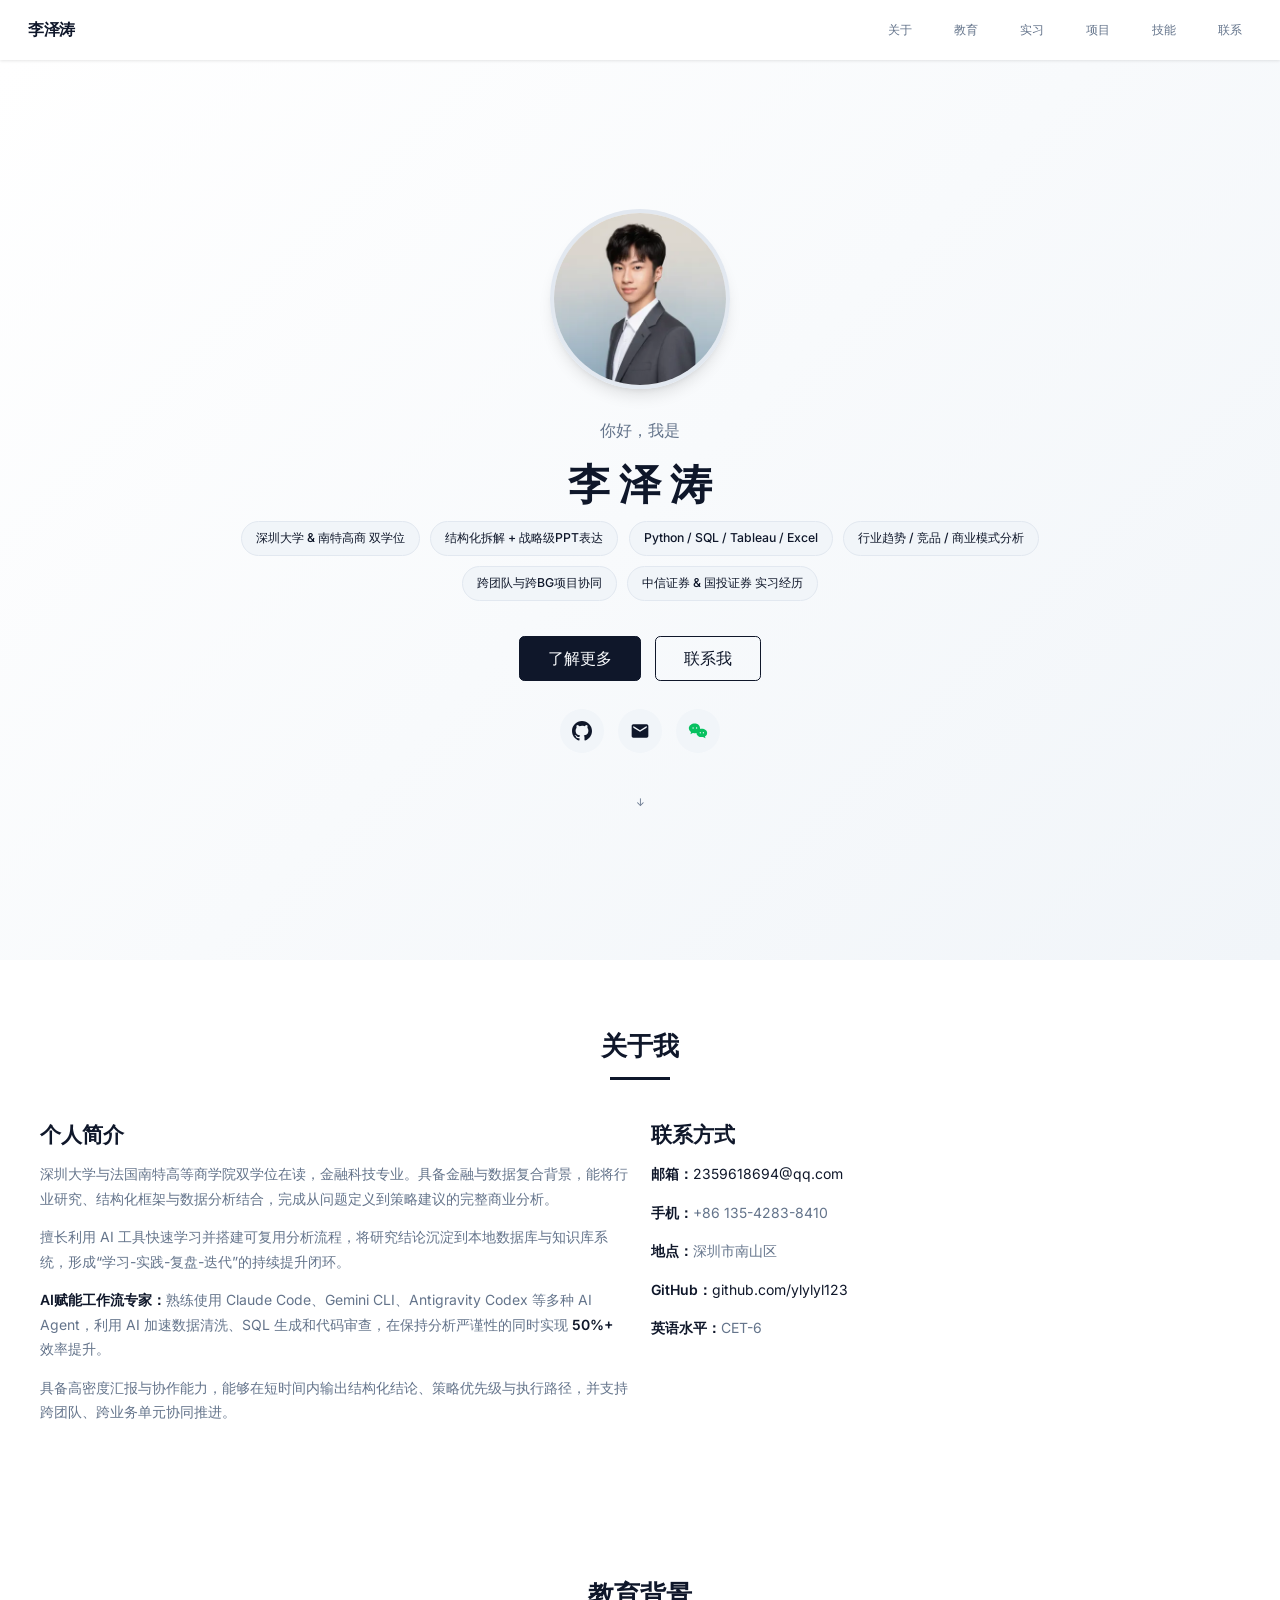
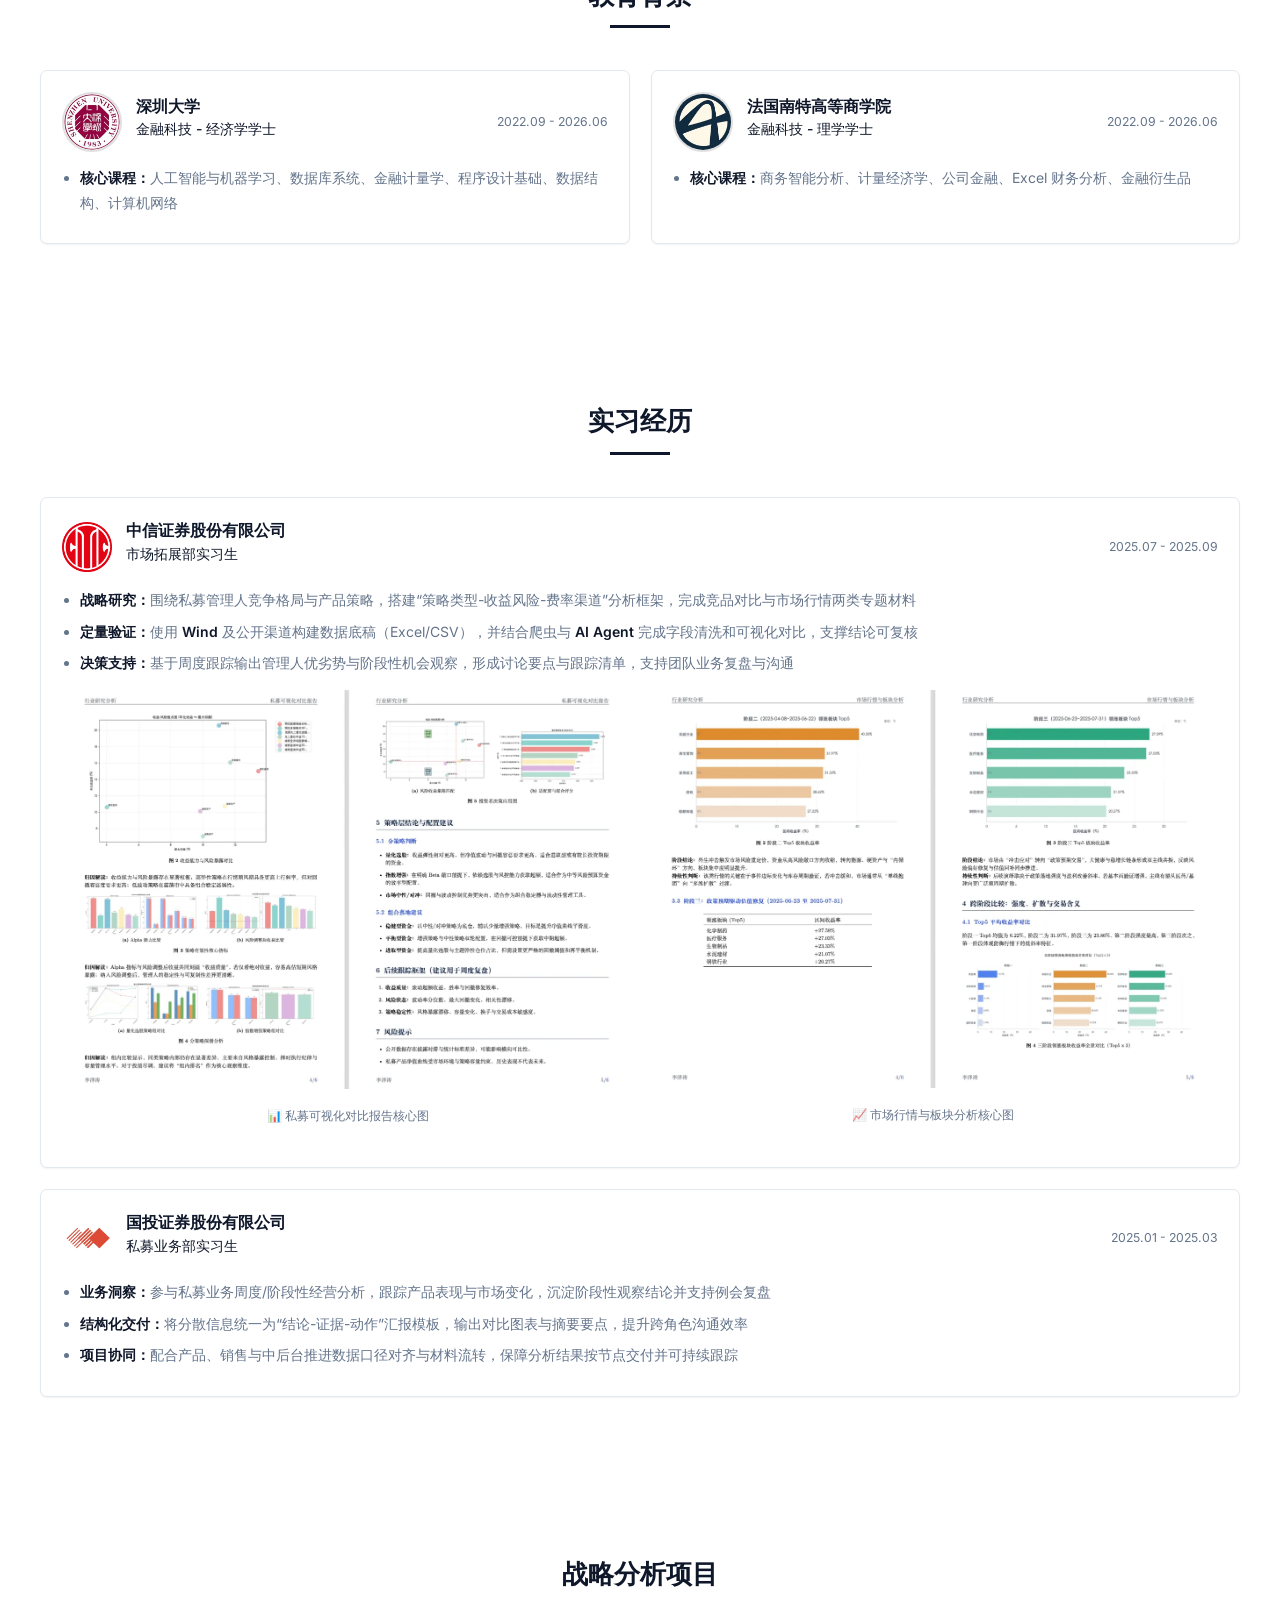
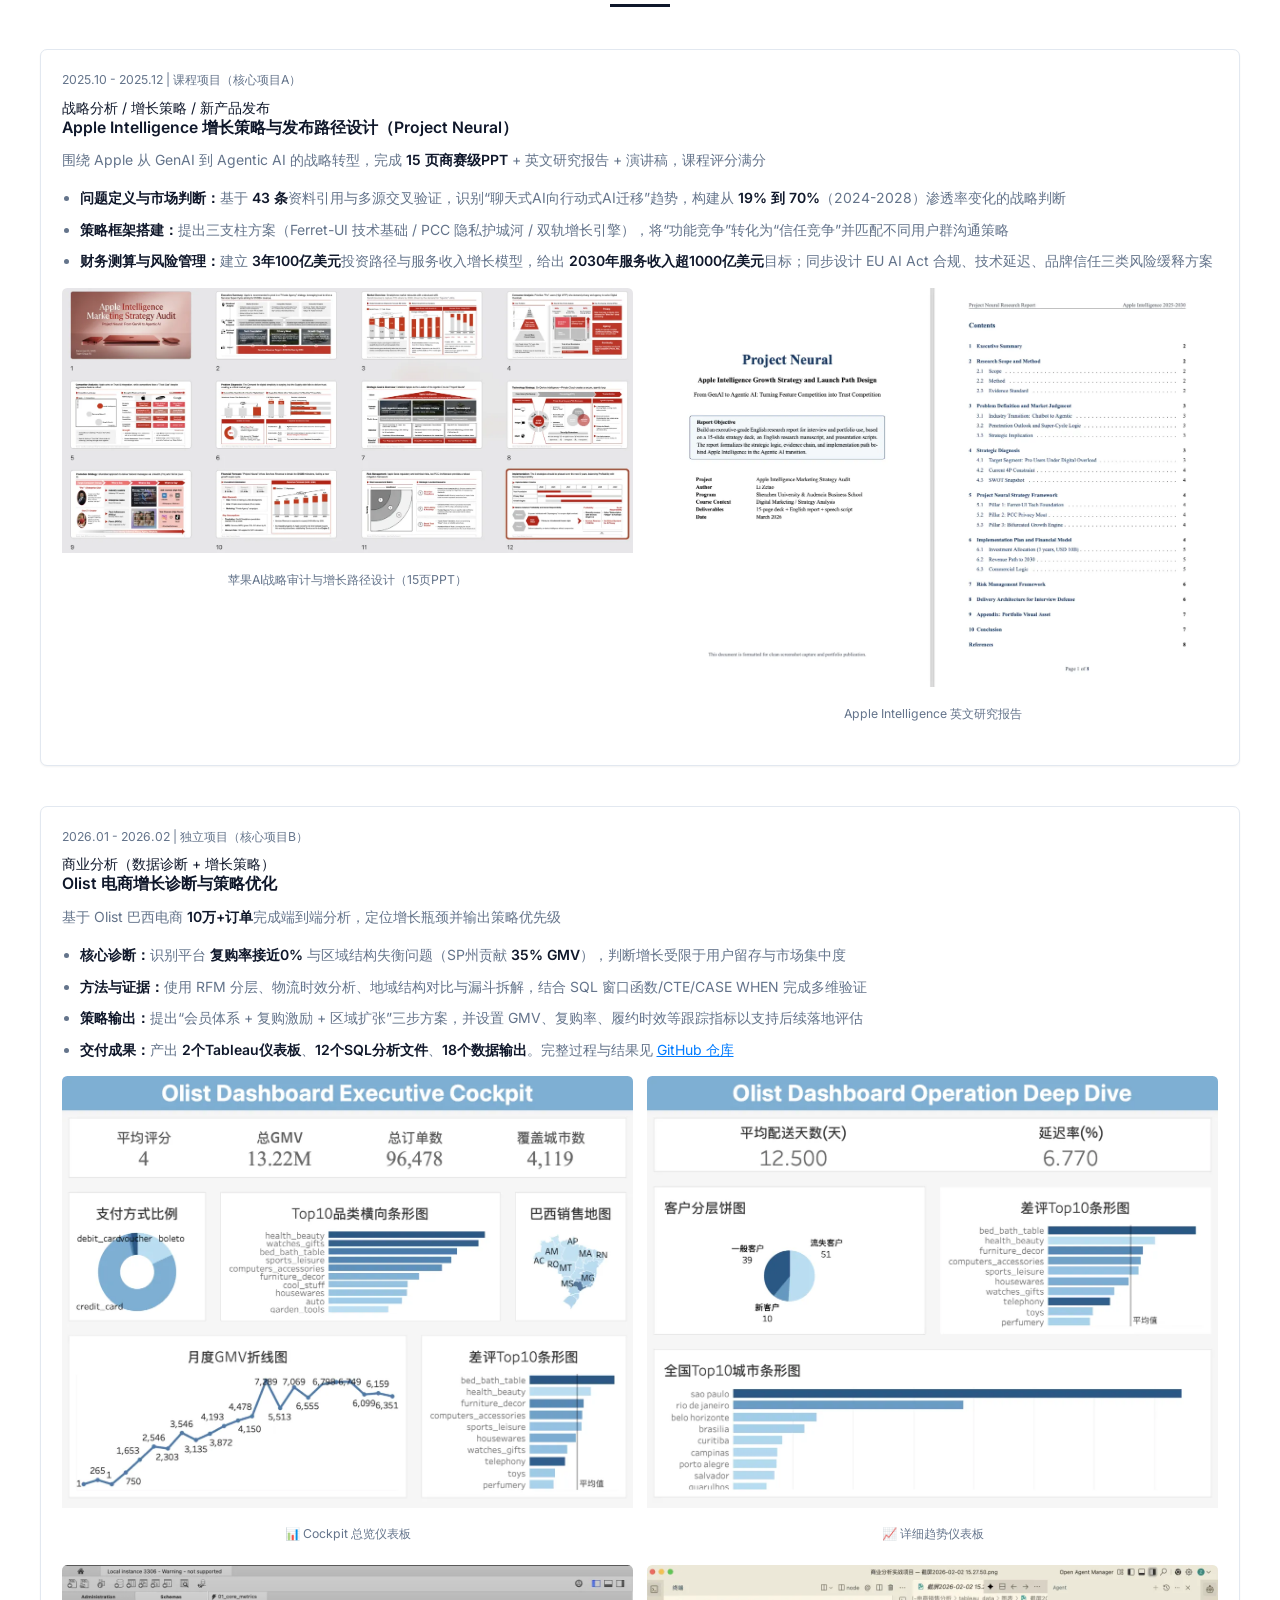
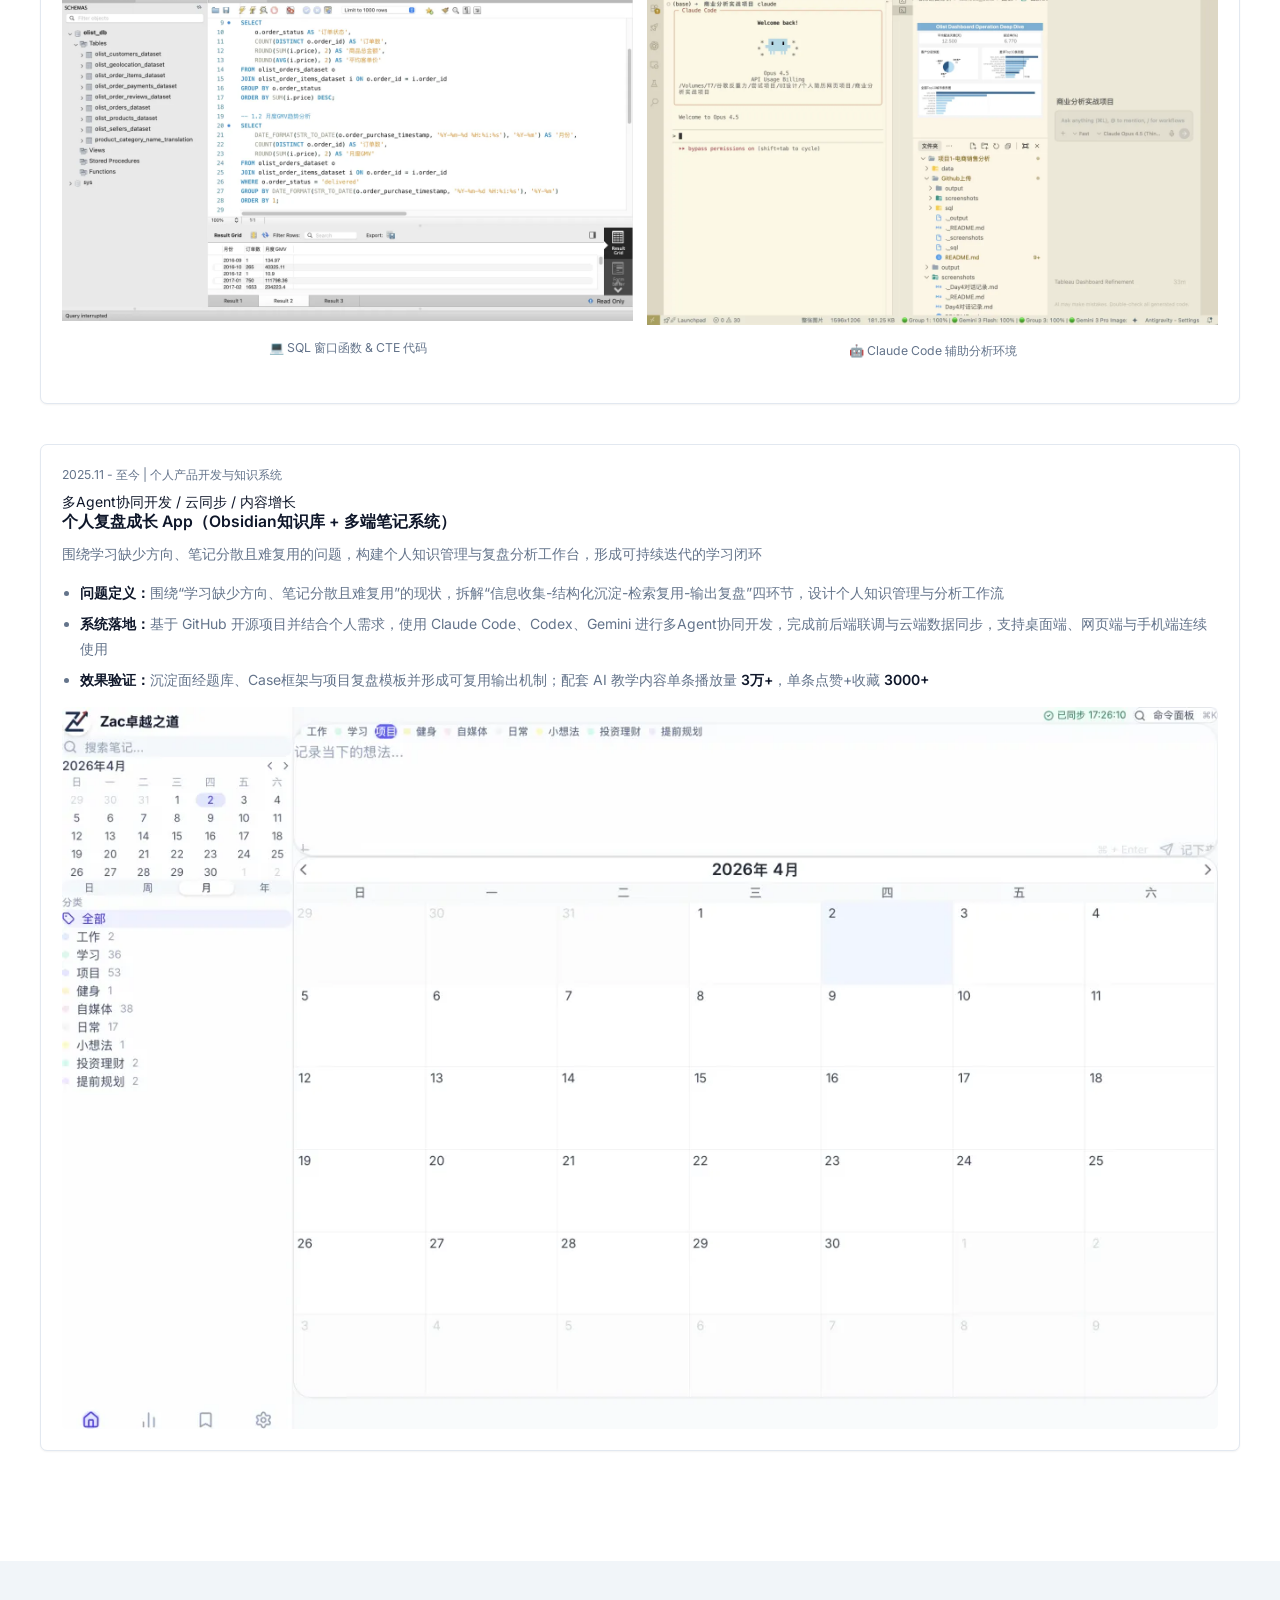
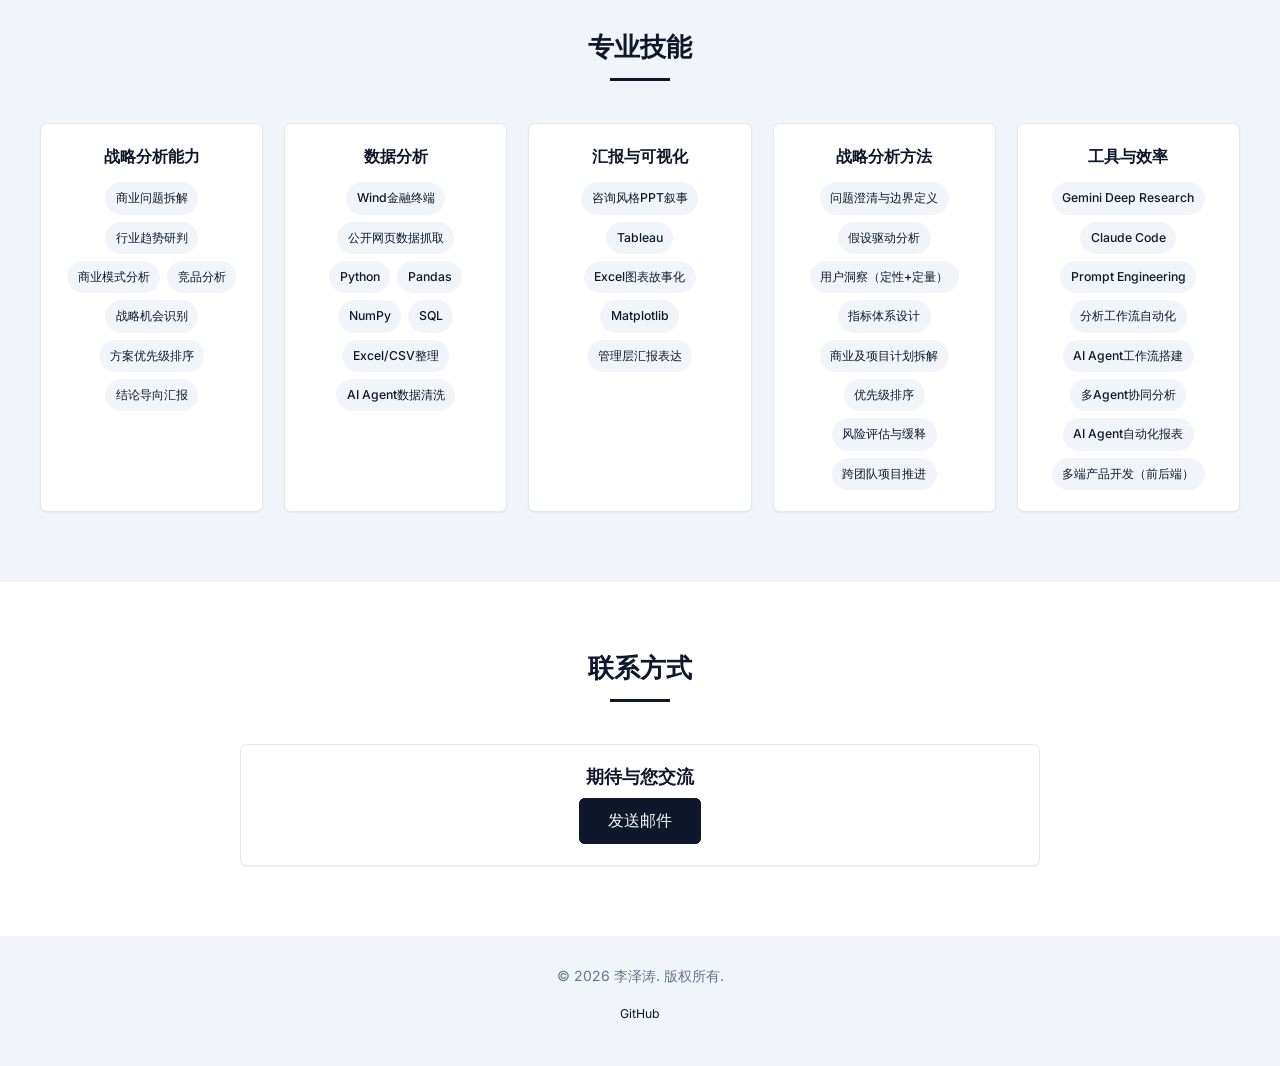
<file: index.html>
<!DOCTYPE html><html lang=zh-CN><meta charset=UTF-8><meta name=viewport content="width=device-width, initial-scale=1.0"><meta http-equiv=Cache-Control content="no-cache, no-store, must-revalidate"><meta http-equiv=Pragma content=no-cache><meta http-equiv=Expires content=0><meta name=description content="李泽涛 - 商业分析与增长策略 | 深圳大学 &amp; 法国南特高等商学院"><meta name=keywords content="李泽涛, 商业分析, 增长策略, Case Study, 数据分析, 个人作品集, 简历"><meta name=author content=李泽涛><title>李泽涛 | 商业分析与增长策略</title><link rel=stylesheet href=index-zh.8aab4a24.css><style>.load-hidden{visibility:visible!important}</style><body>
    
    <nav class=navbar>
        <div class=nav-brand>李泽涛</div>
        <div class=nav-links>
            <a href=#about>关于</a>
            <a href=#education>教育</a>
            <a href=#experience>实习</a>
            <a href=#projects>项目</a>
            <a href=#skills>技能</a>
            <a href=#contact>联系</a>
        </div>
        
        <div class=nav-menu-btn>
            <span></span>
            <span></span>
            <span></span>
        </div>
    </nav>

    
    <section id=hero>
        <div class=hero-content>
            <img src=profile.webp alt=李泽涛 class="hero-avatar load-hidden" loading=eager fetchpriority=high decoding=async>
            <p class="hero-greeting load-hidden">你好，我是</p>
            <h1 class="hero-name load-hidden">李 泽 涛</h1>

            <div class="hero-highlights load-hidden">
                <span class=highlight-tag>深圳大学 &amp; 南特高商 双学位</span>
                <span class=highlight-tag>结构化拆解 + 战略级PPT表达</span>
                <span class=highlight-tag>Python / SQL / Tableau / Excel</span>
                
                <span class=highlight-tag>行业趋势 / 竞品 / 商业模式分析</span>
                <span class=highlight-tag>跨团队与跨BG项目协同</span>
                <span class=highlight-tag>中信证券 &amp; 国投证券 实习经历</span>
            </div>

            <div class="hero-cta load-hidden">
                <a href=#about class="btn btn-lg btn-primary">了解更多</a>
                <a href=#contact class="btn btn-lg btn-outline">联系我</a>
            </div>

            <div class="hero-social load-hidden">
                <a href=https://github.com/ylylyl123 target=_blank title=GitHub>
                    <svg xmlns:xmlns=http://www.w3.org/2000/svg fill=currentColor viewBox="0 0 24 24"><path d="M12 0C5.374 0 0 5.373 0 12c0 5.302 3.438 9.8 8.207 11.387.599.111.793-.261.793-.577v-2.234c-3.338.726-4.033-1.416-4.033-1.416-.546-1.387-1.333-1.756-1.333-1.756-1.089-.745.083-.729.083-.729 1.205.084 1.839 1.237 1.839 1.237 1.07 1.834 2.807 1.304 3.492.997.107-.775.418-1.305.762-1.604-2.665-.305-5.467-1.334-5.467-5.931 0-1.311.469-2.381 1.236-3.221-.124-.303-.535-1.524.117-3.176 0 0 1.008-.322 3.301 1.23A11.5 11.5 0 0 1 12 5.803c1.02.005 2.047.138 3.006.404 2.291-1.552 3.297-1.23 3.297-1.23.653 1.653.242 2.874.118 3.176.77.84 1.235 1.911 1.235 3.221 0 4.609-2.807 5.624-5.479 5.921.43.372.823 1.102.823 2.222v3.293c0 .319.192.694.801.576C20.566 21.797 24 17.3 24 12c0-6.627-5.373-12-12-12"/></svg>
                </a>
                <a href=mailto:2359618694@qq.com title=邮件>
                    <svg xmlns:xmlns=http://www.w3.org/2000/svg fill=currentColor viewBox="0 0 24 24"><path d="M20 4H4c-1.1 0-1.99.9-1.99 2L2 18c0 1.1.9 2 2 2h16c1.1 0 2-.9 2-2V6c0-1.1-.9-2-2-2m0 4-8 5-8-5V6l8 5 8-5Z"/></svg>
                </a>
                <a href=# class=wechat-copy data-wechat=YeurekaL title="微信（点击复制）" aria-label=复制微信号 style=color:#07C160>
                    <svg xmlns:xmlns=http://www.w3.org/2000/svg fill=currentColor viewBox="0 0 24 24"><path d="M8.2 3C4.22 3 1 5.56 1 8.72c0 1.75 1.02 3.32 2.63 4.37L3 15.8l2.7-1.35c.5.1 1.02.15 1.56.15 3.98 0 7.2-2.56 7.2-5.72S12.18 3 8.2 3zm-2.1 6.3c-.48 0-.86-.39-.86-.86 0-.48.38-.86.86-.86.47 0 .86.38.86.86 0 .47-.39.86-.86.86zm4.2 0c-.47 0-.86-.39-.86-.86 0-.48.39-.86.86-.86.48 0 .86.38.86.86 0 .47-.38.86-.86.86zM16.6 9.2c-3.53 0-6.4 2.26-6.4 5.06 0 2.8 2.87 5.06 6.4 5.06.46 0 .9-.04 1.33-.13L21 20.8l-.62-2.15A4.76 4.76 0 0 0 23 14.26c0-2.8-2.87-5.06-6.4-5.06zm-1.86 5.66a.76.76 0 1 1 0-1.52.76.76 0 0 1 0 1.52zm3.72 0a.76.76 0 1 1 0-1.52.76.76 0 0 1 0 1.52z"/></svg>
                </a>
            </div>

            <a href=#about class="load-hidden scroll-indicator">↓</a>
        </div>
    </section>

    
    <section id=about>
        <div class=container>
            <h2 class="load-hidden section-title">关于我</h2>
            <div class="grid grid-2">
                <div class=load-hidden>
                    <h3 class=mb-4>个人简介</h3>
                    <p>
                        深圳大学与法国南特高等商学院双学位在读，金融科技专业。具备金融与数据复合背景，能将行业研究、结构化框架与数据分析结合，完成从问题定义到策略建议的完整商业分析。
                    </p>
                    <p>擅长利用 AI 工具快速学习并搭建可复用分析流程，将研究结论沉淀到本地数据库与知识库系统，形成“学习-实践-复盘-迭代”的持续提升闭环。</p>
                    <p>
                        <strong>AI赋能工作流专家：</strong>熟练使用 Claude Code、Gemini CLI、Antigravity Codex 等多种 AI Agent，利用 AI 加速数据清洗、SQL 生成和代码审查，在保持分析严谨性的同时实现 <strong>50%+</strong> 效率提升。
                    </p>
                    <p>
                        具备高密度汇报与协作能力，能够在短时间内输出结构化结论、策略优先级与执行路径，并支持跨团队、跨业务单元协同推进。
                    </p>
                </div>
                <div class=load-hidden>
                    <h3 class=mb-4>联系方式</h3>
                    <p><strong>邮箱：</strong><a href=mailto:2359618694@qq.com>2359618694@qq.com</a></p>
                    <p><strong>手机：</strong>+86 135-4283-8410</p>
                    <p><strong>地点：</strong>深圳市南山区</p>
                    <p><strong>GitHub：</strong><a href=https://github.com/ylylyl123 target=_blank>github.com/ylylyl123</a></p>
                    <p><strong>英语水平：</strong>CET-6</p>
                </div>
            </div>
        </div>
    </section>

    
    <section id=education>
        <div class=container>
            <h2 class="load-hidden section-title">教育背景</h2>
            <div class="grid grid-2">
                <div class="experience-card load-hidden">
                    <div class=experience-header style=align-items:center>
                        <div style=align-items:center;gap:1rem;display:flex>
                            <img src=szu-logo.webp alt=深圳大学 class=school-logo>
                            <div>
                                <div class=experience-company>深圳大学</div>
                                <div class=experience-position>金融科技 - 经济学学士</div>
                            </div>
                        </div>
                        <div class=experience-date>2022.09 - 2026.06</div>
                    </div>
                    <ul class=experience-highlights>
                        <li><strong>核心课程：</strong>人工智能与机器学习、数据库系统、金融计量学、程序设计基础、数据结构、计算机网络</li>
                    </ul>
                </div>
                <div class="experience-card load-hidden">
                    <div class=experience-header style=align-items:center>
                        <div style=align-items:center;gap:1rem;display:flex>
                            <img src=audencia-logo.webp alt=Audencia class=school-logo>
                            <div>
                                <div class=experience-company>法国南特高等商学院</div>
                                <div class=experience-position>金融科技 - 理学学士</div>
                            </div>
                        </div>
                        <div class=experience-date>2022.09 - 2026.06</div>
                    </div>
                    <ul class=experience-highlights>
                        <li><strong>核心课程：</strong>商务智能分析、计量经济学、公司金融、Excel 财务分析、金融衍生品</li>
                    </ul>
                </div>
            </div>
        </div>
    </section>

    
    <section id=experience>
        <div class=container>
            <h2 class="load-hidden section-title">实习经历</h2>

            
            <div class="experience-card load-hidden">
                <div class=experience-header style=align-items:center>
                    <div style=align-items:center;gap:1rem;display:flex>
                        <img src=citic-logo.webp alt=中信证券 class=company-logo>
                        <div>
                            <div class=experience-company>中信证券股份有限公司</div>
                            <div class=experience-position>市场拓展部实习生</div>
                        </div>
                    </div>
                    <div class=experience-date>2025.07 - 2025.09</div>
                </div>
                <ul class=experience-highlights>
                    <li><strong>战略研究：</strong>围绕私募管理人竞争格局与产品策略，搭建“策略类型-收益风险-费率渠道”分析框架，完成竞品对比与市场行情两类专题材料</li>
                    <li><strong>定量验证：</strong>使用 <strong>Wind</strong> 及公开渠道构建数据底稿（Excel/CSV），并结合爬虫与 <strong>AI Agent</strong> 完成字段清洗和可视化对比，支撑结论可复核</li>
                    <li><strong>决策支持：</strong>基于周度跟踪输出管理人优劣势与阶段性机会观察，形成讨论要点与跟踪清单，支持团队业务复盘与沟通</li>
                </ul>
                <div class=gallery>
                    <div class=gallery-grid-pair>
                        <div class=gallery-item>
                            <img src=pm-compare.webp alt=私募可视化对比报告核心图 loading=lazy decoding=async>
                            <span class=gallery-caption>📊 私募可视化对比报告核心图</span>
                        </div>
                        <div class=gallery-item>
                            <img src=market-analysis.webp alt=市场行情与板块分析核心图 loading=lazy decoding=async>
                            <span class=gallery-caption>📈 市场行情与板块分析核心图</span>
                        </div>
                    </div>
                </div>
            </div>

            
            <div class="experience-card load-hidden">
                <div class=experience-header style=align-items:center>
                    <div style=align-items:center;gap:1rem;display:flex>
                        <img src=sdic-logo.webp alt=国投证券 class=company-logo>
                        <div>
                            <div class=experience-company>国投证券股份有限公司</div>
                            <div class=experience-position>私募业务部实习生</div>
                        </div>
                    </div>
                    <div class=experience-date>2025.01 - 2025.03</div>
                </div>
                <ul class=experience-highlights>
                    <li><strong>业务洞察：</strong>参与私募业务周度/阶段性经营分析，跟踪产品表现与市场变化，沉淀阶段性观察结论并支持例会复盘</li>
                    <li><strong>结构化交付：</strong>将分散信息统一为“结论-证据-动作”汇报模板，输出对比图表与摘要要点，提升跨角色沟通效率</li>
                    <li><strong>项目协同：</strong>配合产品、销售与中后台推进数据口径对齐与材料流转，保障分析结果按节点交付并可持续跟踪</li>
                </ul>
            </div>
        </div>
    </section>

    
    <section id=projects>
        <div class=container>
            <h2 class="load-hidden section-title">战略分析项目</h2>

            
            <div class="load-hidden project-card">
                <div class=project-date>2025.10 - 2025.12 | 课程项目（核心项目A）</div>
                <div class=project-category>战略分析 / 增长策略 / 新产品发布</div>
                <h3 class=project-title>Apple Intelligence 增长策略与发布路径设计（Project Neural）</h3>
                <p class=project-description>围绕 Apple 从 GenAI 到 Agentic AI 的战略转型，完成 <strong>15 页商赛级PPT</strong> + 英文研究报告 + 演讲稿，课程评分满分</p>
                <ul class=project-highlights>
                    <li><strong>问题定义与市场判断：</strong>基于 <strong>43 条</strong>资料引用与多源交叉验证，识别“聊天式AI向行动式AI迁移”趋势，构建从 <strong>19% 到 70%</strong>（2024-2028）渗透率变化的战略判断</li>
                    <li><strong>策略框架搭建：</strong>提出三支柱方案（Ferret-UI 技术基础 / PCC 隐私护城河 / 双轨增长引擎），将“功能竞争”转化为“信任竞争”并匹配不同用户群沟通策略</li>
                    <li><strong>财务测算与风险管理：</strong>建立 <strong>3年100亿美元</strong>投资路径与服务收入增长模型，给出 <strong>2030年服务收入超1000亿美元</strong>目标；同步设计 EU AI Act 合规、技术延迟、品牌信任三类风险缓释方案</li>
                    
                </ul>
                <div class=gallery>
                    <div class=gallery-grid-pair><div class=gallery-item><img src=apple-strategy.webp alt=苹果数字化转型PPT loading=lazy decoding=async><span class=gallery-caption>苹果AI战略审计与增长路径设计（15页PPT）</span></div><div class=gallery-item><img src=apple-report-en.webp alt=苹果英文研究报告截图 loading=lazy decoding=async><span class=gallery-caption>Apple Intelligence 英文研究报告</span></div></div>
                </div>
            </div>

            
            <div class="load-hidden project-card">
                <div class=project-date>2026.01 - 2026.02 | 独立项目（核心项目B）</div>
                <div class=project-category>商业分析（数据诊断 + 增长策略）</div>
                <h3 class=project-title>Olist 电商增长诊断与策略优化</h3>
                <p class=project-description>基于 Olist 巴西电商 <strong>10万+订单</strong>完成端到端分析，定位增长瓶颈并输出策略优先级</p>
                <ul class=project-highlights>
                    <li><strong>核心诊断：</strong>识别平台 <strong>复购率接近0%</strong> 与区域结构失衡问题（SP州贡献 <strong>35% GMV</strong>），判断增长受限于用户留存与市场集中度</li>
                    <li><strong>方法与证据：</strong>使用 RFM 分层、物流时效分析、地域结构对比与漏斗拆解，结合 SQL 窗口函数/CTE/CASE WHEN 完成多维验证</li>
                    <li><strong>策略输出：</strong>提出“会员体系 + 复购激励 + 区域扩张”三步方案，并设置 GMV、复购率、履约时效等跟踪指标以支持后续落地评估</li>
                    <li><strong>交付成果：</strong>产出 <strong>2个Tableau仪表板</strong>、<strong>12个SQL分析文件</strong>、<strong>18个数据输出</strong>。完整过程与结果见 <a href=https://github.com/ylylyl123/olist-ecommerce-analysis target=_blank style=color:#007bff;text-decoration:underline>GitHub 仓库</a></li>
                </ul>
                <div class=gallery>
                    
                    <div class=gallery-grid-pair>
                        <div class=gallery-item>
                            <img src=dashboard-cockpit.webp alt="Cockpit 仪表板" loading=lazy decoding=async>
                            <span class=gallery-caption>📊 Cockpit 总览仪表板</span>
                        </div>
                        <div class=gallery-item>
                            <img src=dashboard-detailed.webp alt=详细趋势仪表板 loading=lazy decoding=async>
                            <span class=gallery-caption>📈 详细趋势仪表板</span>
                        </div>
                    </div>
                    
                    <div class=gallery-grid-pair>
                        <div class=gallery-item>
                            <img src=sql-sample.webp alt="SQL 代码示例" loading=lazy decoding=async>
                            <span class=gallery-caption>💻 SQL 窗口函数 &amp; CTE 代码</span>
                        </div>
                        <div class=gallery-item>
                            <img src=workspace.webp alt="AI 辅助工作环境" loading=lazy decoding=async>
                            <span class=gallery-caption>🤖 Claude Code 辅助分析环境</span>
                        </div>
                    </div>
                </div>
            </div>

            
            <div class="load-hidden project-card">
                <div class=project-date>2025.11 - 至今 | 个人产品开发与知识系统</div>
                <div class=project-category>多Agent协同开发 / 云同步 / 内容增长</div>
                <h3 class=project-title>个人复盘成长 App（Obsidian知识库 + 多端笔记系统）</h3>
                <p class=project-description>围绕学习缺少方向、笔记分散且难复用的问题，构建个人知识管理与复盘分析工作台，形成可持续迭代的学习闭环</p>
                <ul class=project-highlights>
                    <li><strong>问题定义：</strong>围绕“学习缺少方向、笔记分散且难复用”的现状，拆解“信息收集-结构化沉淀-检索复用-输出复盘”四环节，设计个人知识管理与分析工作流</li>
                    <li><strong>系统落地：</strong>基于 GitHub 开源项目并结合个人需求，使用 Claude Code、Codex、Gemini 进行多Agent协同开发，完成前后端联调与云端数据同步，支持桌面端、网页端与手机端连续使用</li>
                    <li><strong>效果验证：</strong>沉淀面经题库、Case框架与项目复盘模板并形成可复用输出机制；配套 AI 教学内容单条播放量 <strong>3万+</strong>，单条点赞+收藏 <strong>3000+</strong></li>
                </ul>
                <div class=gallery>
                    <div class=gallery-grid-single>
                        <div class=gallery-item>
                            <img src=personal-notes-app.webp alt=个人复盘成长App界面 loading=lazy decoding=async>
                            <span class=gallery-caption>📱 个人复盘成长 App（桌面/网页/手机多端统一）</span>
                        </div>
                    </div>
                </div>
            </div>

        </div>
    </section>

    
    <section id=skills class=skills-section>
        <div class=container>
            <h2 class="load-hidden section-title">专业技能</h2>
            <div class=skills-grid>
                <div class="load-hidden skill-category">
                    <div class=category-title>战略分析能力</div>
                    <div class=skill-tags>
                        <span class=skill-tag>商业问题拆解</span>
                        <span class=skill-tag>行业趋势研判</span>
                        <span class=skill-tag>商业模式分析</span>
                        <span class=skill-tag>竞品分析</span>
                        <span class=skill-tag>战略机会识别</span>
                        <span class=skill-tag>方案优先级排序</span>
                        <span class=skill-tag>结论导向汇报</span>
                    </div>
                </div>
                <div class="load-hidden skill-category">
                    <div class=category-title>数据分析</div>
                    <div class=skill-tags>
                        <span class=skill-tag>Wind金融终端</span>
                        <span class=skill-tag>公开网页数据抓取</span>
                        <span class=skill-tag>Python</span>
                        <span class=skill-tag>Pandas</span>
                        <span class=skill-tag>NumPy</span>
                        <span class=skill-tag>SQL</span>
                        <span class=skill-tag>Excel/CSV整理</span>
                        <span class=skill-tag>AI Agent数据清洗</span>
                    </div>
                </div>
                <div class="load-hidden skill-category">
                    <div class=category-title>汇报与可视化</div>
                    <div class=skill-tags>
                        <span class=skill-tag>咨询风格PPT叙事</span>
                        <span class=skill-tag>Tableau</span>
                        <span class=skill-tag>Excel图表故事化</span>
                        <span class=skill-tag>Matplotlib</span>
                        <span class=skill-tag>管理层汇报表达</span>
                    </div>
                </div>
                <div class="load-hidden skill-category">
                    <div class=category-title>战略分析方法</div>
                    <div class=skill-tags>
                        <span class=skill-tag>问题澄清与边界定义</span>
                        <span class=skill-tag>假设驱动分析</span>
                        <span class=skill-tag>用户洞察（定性+定量）</span>
                        <span class=skill-tag>指标体系设计</span>
                        <span class=skill-tag>商业及项目计划拆解</span>
                        <span class=skill-tag>优先级排序</span>
                        <span class=skill-tag>风险评估与缓释</span>
                        <span class=skill-tag>跨团队项目推进</span>
                    </div>
                </div>
                <div class="load-hidden skill-category">
                    <div class=category-title>工具与效率</div>
                    <div class=skill-tags>
                        <span class=skill-tag>Gemini Deep Research</span>
                        <span class=skill-tag>Claude Code</span>
                        <span class=skill-tag>Prompt Engineering</span>
                        <span class=skill-tag>分析工作流自动化</span>
                        <span class=skill-tag>AI Agent工作流搭建</span>
                        <span class=skill-tag>多Agent协同分析</span>
                        <span class=skill-tag>AI Agent自动化报表</span>
                        <span class=skill-tag>多端产品开发（前后端）</span>
                    </div>
                </div>
            </div>
        </div>
    </section>

    
    <section id=contact>
        <div class=container-sm>
            <h2 class="load-hidden section-title">联系方式</h2>
            <div class="card load-hidden text-center">
                <h3 class=card-title>期待与您交流</h3>
                <div class=hero-cta>
                    <a href=mailto:2359618694@qq.com class="btn btn-lg btn-primary">发送邮件</a>
                </div>
            </div>
        </div>
    </section>

    
    <footer style=text-align:center;color:#64748b;background:#f1f5f9;padding:2rem>
        <p>© 2026 李泽涛. 版权所有.</p>
        <p style=margin-top:.5rem;font-size:.875rem>
            <a href=https://github.com/ylylyl123 target=_blank>GitHub</a>
        </p>
    </footer>

    
    <script>document.querySelectorAll(".load-hidden").forEach(function(el){el.classList.remove("load-hidden")});</script>
    <script>function showTopToast(message){var toast=document.getElementById("wechat-toast");toast||(toast=document.createElement("div"),toast.id="wechat-toast",toast.style.position="fixed",toast.style.top="16px",toast.style.left="50%",toast.style.transform="translateX(-50%) translateY(-8px)",toast.style.padding="10px 16px",toast.style.background="rgba(15, 23, 42, 0.92)",toast.style.color="#fff",toast.style.fontSize="14px",toast.style.lineHeight="1.4",toast.style.borderRadius="10px",toast.style.boxShadow="0 10px 30px rgba(2, 6, 23, 0.2)",toast.style.zIndex="9999",toast.style.opacity="0",toast.style.pointerEvents="none",toast.style.transition="opacity 0.2s ease, transform 0.2s ease",document.body.appendChild(toast)),toast.textContent=message,toast.style.opacity="1",toast.style.transform="translateX(-50%) translateY(0)",toast._hideTimer&&clearTimeout(toast._hideTimer),toast._hideTimer=setTimeout(function(){toast.style.opacity="0",toast.style.transform="translateX(-50%) translateY(-8px)"},5e3)}document.querySelectorAll(".wechat-copy").forEach(function(btn){btn.addEventListener("click",async function(ev){ev.preventDefault();var id=btn.getAttribute("data-wechat")||"YeurekaL";try{if(navigator.clipboard&&window.isSecureContext)await navigator.clipboard.writeText(id);else{var input=document.createElement("input");input.value=id,document.body.appendChild(input),input.select(),document.execCommand("copy"),document.body.removeChild(input)}showTopToast("微信号已复制："+id+"，可以去微信添加我。")}catch(err){showTopToast("复制失败，请手动添加微信号："+id)}})});</script>
    <script type=module src=index-zh.808cd7a4.js></script>

    
    <style>.project-card{min-height:fit-content;margin-bottom:40px;display:flow-root;overflow:hidden;height:auto!important}.gallery{width:100%}.gallery-grid-single{grid-template-columns:1fr;gap:2rem;height:auto;display:grid}@media (width>=1200px){.gallery-grid-single{grid-template-columns:repeat(2,1fr)}}.gallery-item{width:100%;height:auto}.gallery-caption{color:#666;margin-top:.75rem;font-size:.9rem;display:block}.school-logo{object-fit:cover;border:2px solid #e0e0e0;border-radius:50%;width:60px;height:60px}.company-logo{object-fit:contain;border-radius:8px;width:50px;height:50px}</style>

    
    <script>const navMenuBtn=document.querySelector(".nav-menu-btn"),navbar=document.querySelector(".navbar");navMenuBtn&&navbar&&(navMenuBtn.addEventListener("click",()=>{navbar.classList.toggle("menu-open")}),document.querySelectorAll(".nav-links a").forEach(e=>{e.addEventListener("click",()=>{navbar.classList.remove("menu-open")})}));const sections=document.querySelectorAll("section[id]"),navItems=document.querySelectorAll(".nav-links a");function highlightNavOnScroll(){let e="",n=window.scrollY+100;sections.forEach(t=>{let a=t.offsetTop,l=t.offsetHeight,o=t.getAttribute("id");n>=a&&n<a+l&&(e=o)}),navItems.forEach(n=>{n.classList.remove("active"),n.getAttribute("href")==="#"+e&&n.classList.add("active")})}window.addEventListener("scroll",highlightNavOnScroll),window.addEventListener("load",highlightNavOnScroll);</script>
</file>
